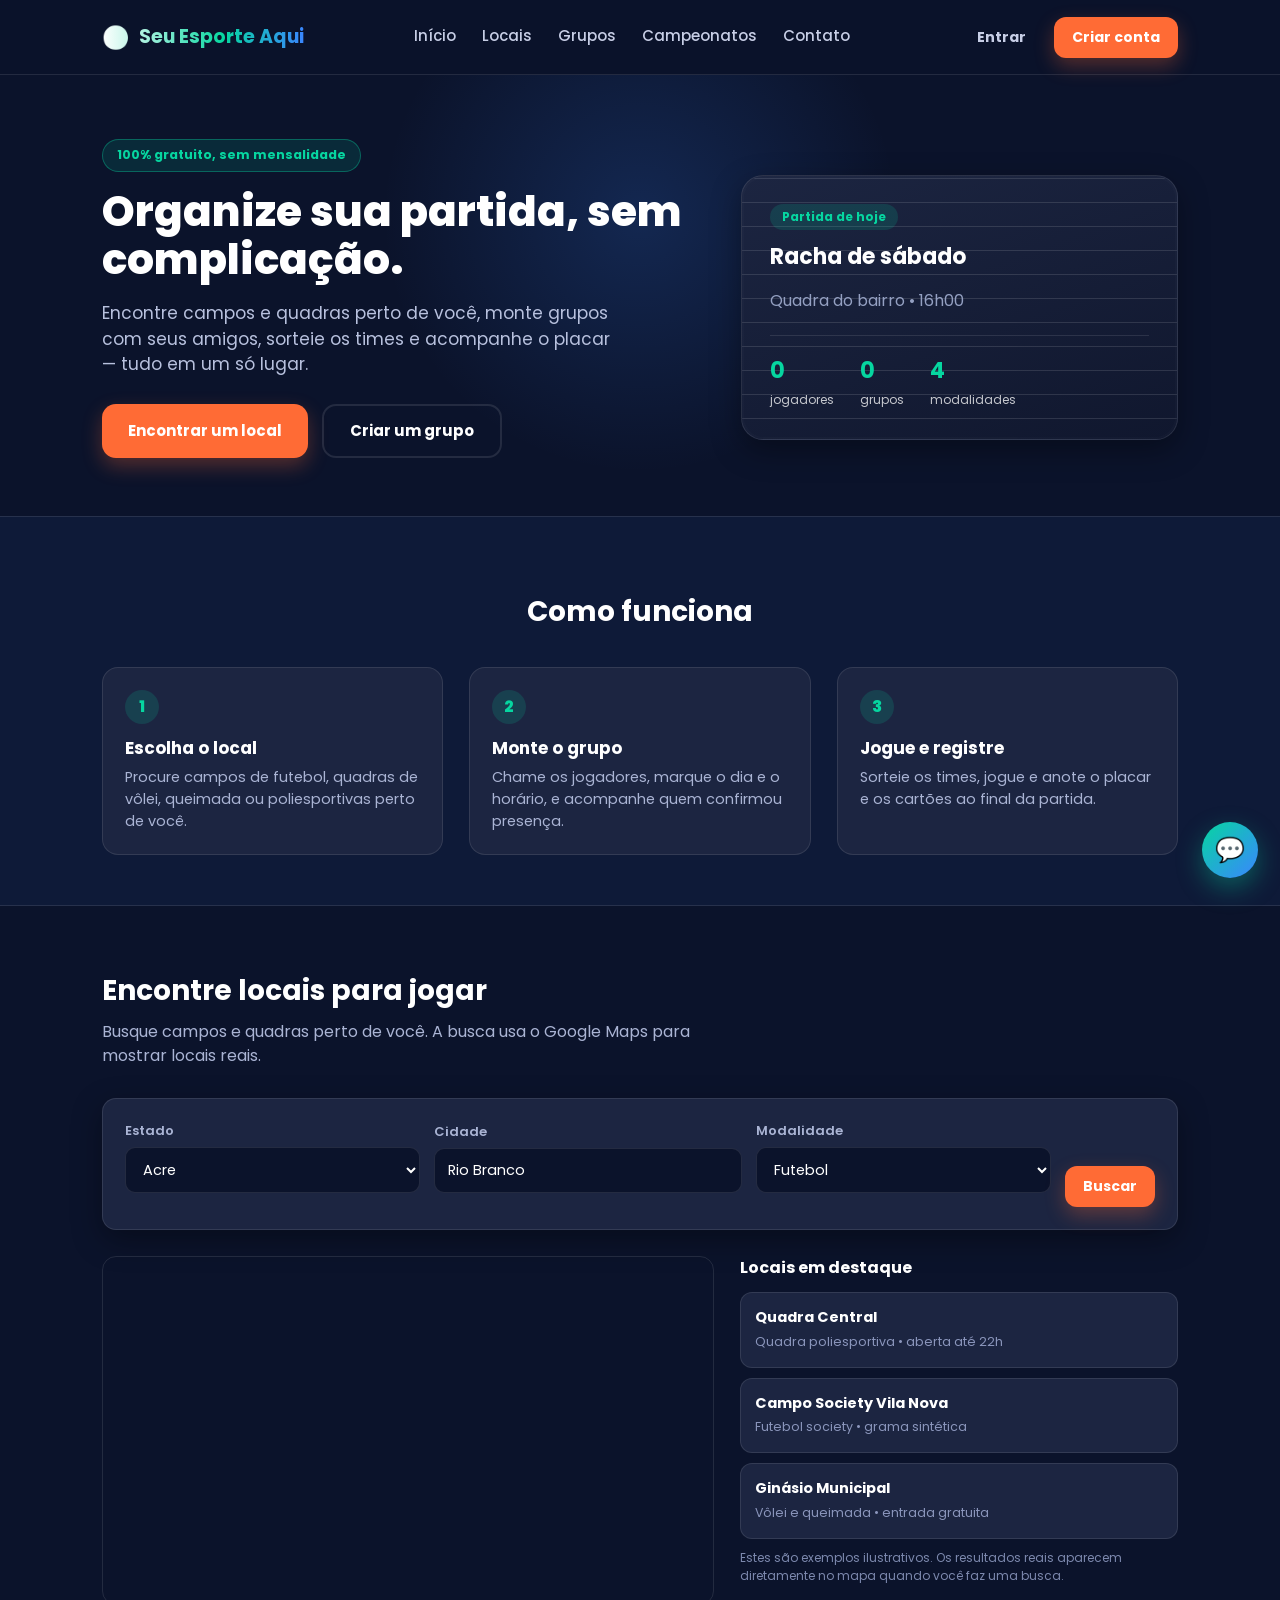
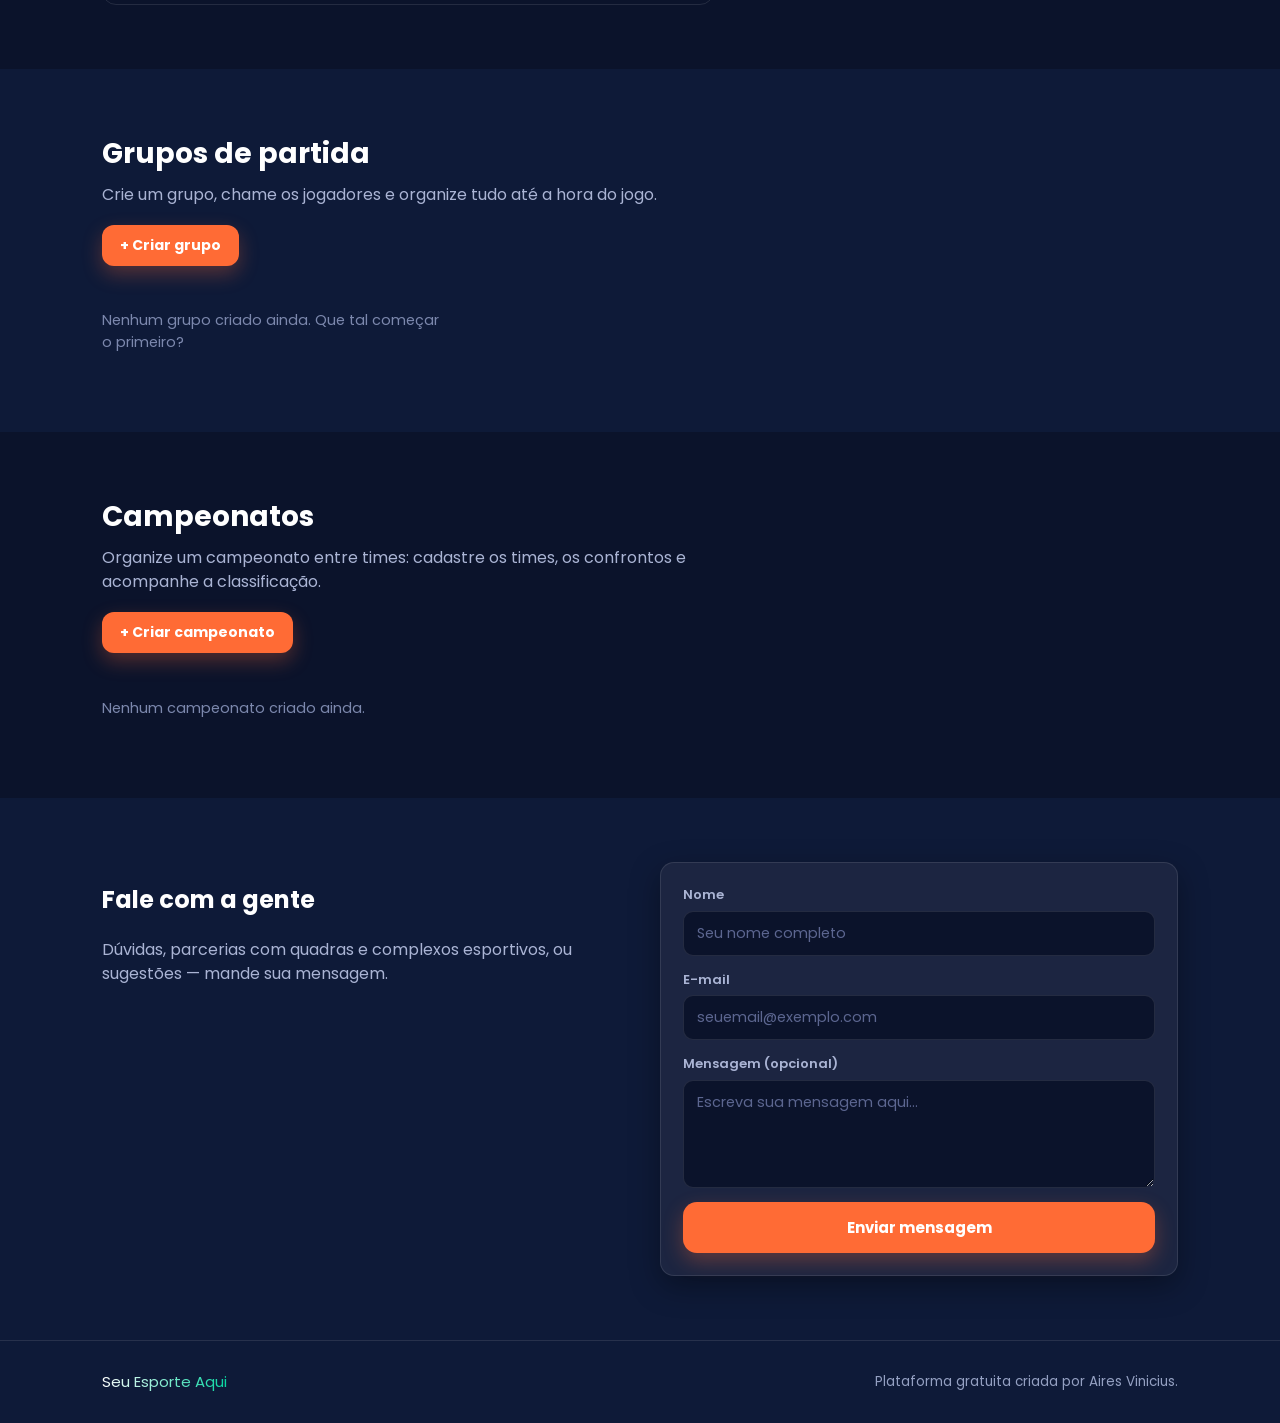
<file: index.html>
<!DOCTYPE html>
<html lang="pt-BR">
<head>
<meta charset="UTF-8">
<meta name="viewport" content="width=device-width, initial-scale=1.0">
<title>Seu Esporte Aqui</title>
<link rel="preconnect" href="https://fonts.googleapis.com">
<link rel="preconnect" href="https://fonts.gstatic.com" crossorigin>
<link href="https://fonts.googleapis.com/css2?family=Poppins:wght@400;500;600;700;800&display=swap" rel="stylesheet">
<link rel="stylesheet" href="style.css">
</head>
<body>

<header class="topbar">
  <div class="wrap topbar-inner">
    <a href="#inicio" class="brand">
      <span class="brand-ball">⚽</span>
      <span class="brand-name">Seu Esporte Aqui</span>
    </a>
    <nav class="nav" id="nav-menu">
      <a href="#inicio">Início</a>
      <a href="#locais">Locais</a>
      <a href="#grupos">Grupos</a>
      <a href="#campeonatos">Campeonatos</a>
      <a href="contato.html">Contato</a>
    </nav>
    <div class="topbar-actions">
      <button class="btn btn-ghost" id="btn-abrir-login" onclick="abrirAuth('login')">Entrar</button>
      <button class="btn btn-primary" id="btn-abrir-cadastro" onclick="abrirAuth('cadastro')">Criar conta</button>
      <div class="user-chip hidden" id="user-chip-container">
        <span id="user-chip"></span>
        <button class="btn btn-ghost btn-sm" onclick="fazerLogout()" style="padding: 2px 6px; color:#fff;" title="Sair">🚪</button>
      </div>
    </div>
    <button class="hamburguer" id="hamburguer" aria-label="Abrir menu">☰</button>
  </div>
</header>

<main>

  <section id="inicio" class="hero">
    <div class="wrap hero-inner">
      <div class="hero-text">
        <span class="tag">100% gratuito, sem mensalidade</span>
        <h1>Organize sua partida, sem complicação.</h1>
        <p>Encontre campos e quadras perto de você, monte grupos com seus amigos, sorteie os times e acompanhe o placar — tudo em um só lugar.</p>
        <div class="hero-actions">
          <a href="#locais" class="btn btn-primary btn-lg">Encontrar um local</a>
          <a href="#grupos" class="btn btn-outline btn-lg">Criar um grupo</a>
        </div>
      </div>
      <div class="hero-card">
        <div class="field-lines" aria-hidden="true"></div>
        <div class="hero-card-content">
          <span class="badge-live">Partida de hoje</span>
          <h3>Racha de sábado</h3>
          <p class="muted">Quadra do bairro • 16h00</p>
          <div class="hero-stats">
            <div><strong id="stat-jogadores">0</strong><span>jogadores</span></div>
            <div><strong id="stat-grupos">0</strong><span>grupos</span></div>
            <div><strong id="stat-locais">4</strong><span>modalidades</span></div>
          </div>
        </div>
      </div>
    </div>
  </section>

  <!-- COMO FUNCIONA -->
  <section class="how">
    <div class="wrap">
      <h2>Como funciona</h2>
      <div class="how-grid">
        <div class="how-step">
          <span class="step-n">1</span>
          <h4>Escolha o local</h4>
          <p>Procure campos de futebol, quadras de vôlei, queimada ou poliesportivas perto de você.</p>
        </div>
        <div class="how-step">
          <span class="step-n">2</span>
          <h4>Monte o grupo</h4>
          <p>Chame os jogadores, marque o dia e o horário, e acompanhe quem confirmou presença.</p>
        </div>
        <div class="how-step">
          <span class="step-n">3</span>
          <h4>Jogue e registre</h4>
          <p>Sorteie os times, jogue e anote o placar e os cartões ao final da partida.</p>
        </div>
      </div>
    </div>
  </section>

  <!-- LOCAIS -->
  <section id="locais" class="section">
    <div class="wrap">
      <div class="section-head">
        <h2>Encontre locais para jogar</h2>
        <p>Busque campos e quadras perto de você. A busca usa o Google Maps para mostrar locais reais.</p>
      </div>

      <div class="card search-card">
        <div class="search-grid">
          <div class="field">
            <label for="sel-estado">Estado</label>
            <select id="sel-estado" onchange="preencherCapital()"></select>
          </div>
          <div class="field">
            <label for="input-cidade">Cidade</label>
            <input id="input-cidade" type="text" placeholder="Digite sua cidade">
          </div>
          <div class="field">
            <label for="sel-esporte">Modalidade</label>
            <select id="sel-esporte">
              <option value="campo de futebol">Futebol</option>
              <option value="quadra poliesportiva">Quadra poliesportiva</option>
              <option value="quadra de vôlei">Vôlei</option>
              <option value="quadra de queimada">Queimada</option>
            </select>
          </div>
          <button class="btn btn-primary" onclick="buscarNoMapa()">Buscar</button>
        </div>
      </div>

      <div class="maps-grid">
        <div class="map-frame">
          <iframe id="mapa-embed" loading="lazy" allowfullscreen
            src="https://maps.google.com/maps?q=quadra%20poliesportiva&t=&z=12&ie=UTF8&iwloc=&output=embed"></iframe>
        </div>
        <div class="maps-side">
          <h4>Locais em destaque</h4>
          <div id="locais-exemplo"></div>
          <p class="fineprint">Estes são exemplos ilustrativos. Os resultados reais aparecem diretamente no mapa quando você faz uma busca.</p>
        </div>
      </div>
    </div>
  </section>

  <!-- GRUPOS -->
  <section id="grupos" class="section alt">
    <div class="wrap">
      <div class="section-head">
        <h2>Grupos de partida</h2>
        <p>Crie um grupo, chame os jogadores e organize tudo até a hora do jogo.</p>
        <button class="btn btn-primary" onclick="abrirModal('modal-grupo')">+ Criar grupo</button>
      </div>
      <div id="lista-grupos" class="cards-grid"></div>
    </div>
  </section>

  <!-- CAMPEONATOS -->
  <section id="campeonatos" class="section">
    <div class="wrap">
      <div class="section-head">
        <h2>Campeonatos</h2>
        <p>Organize um campeonato entre times: cadastre os times, os confrontos e acompanhe a classificação.</p>
        <button class="btn btn-primary" onclick="abrirModal('modal-campeonato')">+ Criar campeonato</button>
      </div>
      <div id="lista-campeonatos" class="cards-grid"></div>
    </div>
  </section>

  <!-- CONTATO -->
  <section id="contato" class="section alt">
    <div class="wrap contato-wrap">
      <div>
        <h2>Fale com a gente</h2>
        <p>Dúvidas, parcerias com quadras e complexos esportivos, ou sugestões — mande sua mensagem.</p>
      </div>
      <form class="card contato-form" onsubmit="enviarContato(event)">
        <div class="field">
          <label for="c-nome">Nome</label>
          <input id="c-nome" type="text" placeholder="Seu nome completo" required>
        </div>
        <div class="field">
          <label for="c-email">E-mail</label>
          <input id="c-email" type="email" placeholder="seuemail@exemplo.com" required>
        </div>
        <div class="field">
          <label for="c-msg">Mensagem (opcional)</label>
          <textarea id="c-msg" rows="4" placeholder="Escreva sua mensagem aqui..."></textarea>
        </div>
        <button type="submit" class="btn btn-primary btn-lg btn-block" id="btn-enviar-contato">Enviar mensagem</button>
      </form>
    </div>
  </section>

</main>

<footer class="footer">
  <div class="wrap footer-inner">
    <span class="brand-name small">Seu Esporte Aqui</span>
    <span class="muted">Plataforma gratuita criada por Aires Vinicius.</span>
  </div>
</footer>

<!-- ASSISTENTE CHAT -->
<button class="chat-fab" id="chat-fab" onclick="alternarChat()" aria-label="Abrir assistente">💬</button>
<div class="chat-box hidden" id="chat-box">
  <div class="chat-head">
    <span>Assistente</span>
    <button onclick="alternarChat()" aria-label="Fechar">✕</button>
  </div>
  <div class="chat-body" id="chat-body"></div>
  <form class="chat-input" onsubmit="enviarMensagemBot(event)">
    <input id="chat-texto" type="text" placeholder="Digite sua pergunta...">
    <button type="submit">Enviar</button>
  </form>
</div>

<!-- MODAL: LOGIN / CADASTRO / ESQUECI SENHA -->
<div class="modal hidden" id="modal-auth">
  <div class="modal-card">
    <button class="modal-close" onclick="fecharModal('modal-auth')">✕</button>
    
    <div class="auth-tabs" id="auth-tabs-header">
      <button id="auth-tab-login" class="auth-tab active" onclick="mudarAbaAuth('login')">Entrar</button>
      <button id="auth-tab-cadastro" class="auth-tab" onclick="mudarAbaAuth('cadastro')">Criar conta</button>
    </div>

    <!-- LOGIN -->
    <form id="form-login" onsubmit="fazerLogin(event)">
      <div class="field">
        <label for="login-email">E-mail</label>
        <input id="login-email" type="email" required>
      </div>
      <div class="field">
        <label for="login-senha">Senha</label>
        <div class="password-wrapper">
          <input id="login-senha" type="password" required minlength="4">
          <button type="button" class="btn-toggle-pw" onclick="alternarVisibilidadeSenha('login-senha', this)">👁️</button>
        </div>
      </div>
      <a class="link-esqueci" onclick="mudarAbaAuth('esqueci')">Esqueci minha senha</a>
      <button type="submit" class="btn btn-primary btn-lg btn-block" id="btn-submit-login">Entrar</button>
    </form>

    <!-- CADASTRO -->
    <form id="form-cadastro" class="hidden" onsubmit="fazerCadastro(event)">
      <div class="field">
        <label for="cad-nome">Nome</label>
        <input id="cad-nome" type="text" required>
      </div>
      <div class="field">
        <label for="cad-idade">Idade</label>
        <input id="cad-idade" type="number" min="1" max="120" required>
      </div>
      <div class="field">
        <label for="cad-email">E-mail</label>
        <input id="cad-email" type="email" required>
      </div>
      <div class="field">
        <label for="cad-senha">Senha</label>
        <div class="password-wrapper">
          <input id="cad-senha" type="password" required minlength="4">
          <button type="button" class="btn-toggle-pw" onclick="alternarVisibilidadeSenha('cad-senha', this)">👁️</button>
        </div>
      </div>
      <button type="submit" class="btn btn-primary btn-lg btn-block" id="btn-submit-cad">Criar conta</button>
    </form>

    <!-- ESQUECI A SENHA - ETAPA 1: SOLICITAR CÓDIGO -->
    <form id="form-esqueci-1" class="hidden" onsubmit="solicitarCodigoReset(event)">
      <p class="muted" style="font-size: 13px; margin-bottom: 14px;">Digite seu e-mail cadastrado para receber o código de 6 dígitos no Discord.</p>
      <div class="field">
        <label for="reset-email">E-mail</label>
        <input id="reset-email" type="email" required>
      </div>
      <button type="submit" class="btn btn-primary btn-lg btn-block" id="btn-submit-reset1">Enviar código</button>
      <button type="button" class="btn btn-ghost btn-block" onclick="mudarAbaAuth('login')" style="margin-top: 8px;">Voltar ao Login</button>
    </form>

    <!-- ESQUECI A SENHA - ETAPA 2: DIGITAR CÓDIGO E NOVA SENHA -->
    <form id="form-esqueci-2" class="hidden" onsubmit="confirmarResetSenha(event)">
      <div class="field">
        <label for="reset-codigo">Código de 6 dígitos</label>
        <input id="reset-codigo" type="text" maxlength="6" pattern="[0-9]{6}" placeholder="Ex: 123456" required>
      </div>
      <div class="field">
        <label for="reset-nova-senha">Nova Senha</label>
        <div class="password-wrapper">
          <input id="reset-nova-senha" type="password" required minlength="4">
          <button type="button" class="btn-toggle-pw" onclick="alternarVisibilidadeSenha('reset-nova-senha', this)">👁️</button>
        </div>
      </div>
      <button type="submit" class="btn btn-primary btn-lg btn-block" id="btn-submit-reset2">Redefinir senha</button>
    </form>

    <p class="fineprint">Aviso de segurança: Os dados de validação chegam via Webhook do Discord para demonstração.</p>
  </div>
</div>

<!-- MODAIS SECUNDÁRIOS -->
<div class="modal hidden" id="modal-grupo">
  <div class="modal-card">
    <button class="modal-close" onclick="fecharModal('modal-grupo')">✕</button>
    <h3>Criar grupo de partida</h3>
    <form onsubmit="criarGrupo(event)">
      <div class="field">
        <label>Nome do grupo</label>
        <input id="g-nome" type="text" required placeholder="Ex: Racha do Bairro">
      </div>
      <div class="row-2">
        <div class="field">
          <label>Modalidade</label>
          <select id="g-esporte">
            <option>Futebol</option>
            <option>Vôlei</option>
            <option>Queimada</option>
            <option>Quadra poliesportiva</option>
          </select>
        </div>
        <div class="field">
          <label>Local</label>
          <input id="g-local" type="text" placeholder="Ex: Quadra do bairro">
        </div>
      </div>
      <div class="field">
        <label>Data e horário da partida</label>
        <input id="g-datahora" type="datetime-local" required>
      </div>
      <div class="field">
        <label>Jogadores (separe os nomes por vírgula)</label>
        <textarea id="g-jogadores" rows="2" placeholder="Ex: João, Pedro, Ana, Marcos"></textarea>
      </div>
      <button type="submit" class="btn btn-primary btn-lg btn-block">Criar grupo</button>
    </form>
  </div>
</div>

<div class="modal hidden" id="modal-grupo-detalhe">
  <div class="modal-card wide">
    <button class="modal-close" onclick="fecharModal('modal-grupo-detalhe')">✕</button>
    <div id="grupo-detalhe-conteudo"></div>
  </div>
</div>

<div class="modal hidden" id="modal-campeonato">
  <div class="modal-card">
    <button class="modal-close" onclick="fecharModal('modal-campeonato')">✕</button>
    <h3>Criar campeonato</h3>
    <form onsubmit="criarCampeonato(event)">
      <div class="field">
        <label>Nome do campeonato</label>
        <input id="camp-nome" type="text" required placeholder="Ex: Copa da Rua">
      </div>
      <div class="field">
        <label>Times participantes (separe os nomes por vírgula)</label>
        <textarea id="camp-times" rows="2" required placeholder="Ex: Leões FC, Furacão, Amigos do Bar"></textarea>
      </div>
      <button type="submit" class="btn btn-primary btn-lg btn-block">Criar campeonato</button>
    </form>
  </div>
</div>

<div class="modal hidden" id="modal-campeonato-detalhe">
  <div class="modal-card wide">
    <button class="modal-close" onclick="fecharModal('modal-campeonato-detalhe')">✕</button>
    <div id="campeonato-detalhe-conteudo"></div>
  </div>
</div>

<div class="toast hidden" id="toast"></div>

<div class="admin-overlay hidden" id="admin-overlay">
  <div class="admin-box">
    <div id="admin-login">
      <h3>Painel administrativo</h3>
      <p class="muted">Acesso restrito. Informe o e-mail autorizado.</p>
      <div class="field">
        <label>E-mail autorizado</label>
        <input id="admin-email" type="email" placeholder="seuemail@exemplo.com">
      </div>
      <button class="btn btn-primary btn-block" onclick="entrarAdmin()">Entrar</button>
      <p class="fineprint" id="admin-erro"></p>
    </div>
    <div id="admin-dashboard" class="hidden"></div>
  </div>
</div>

<script src="script.js"></script>
</body>
</html>
</file>
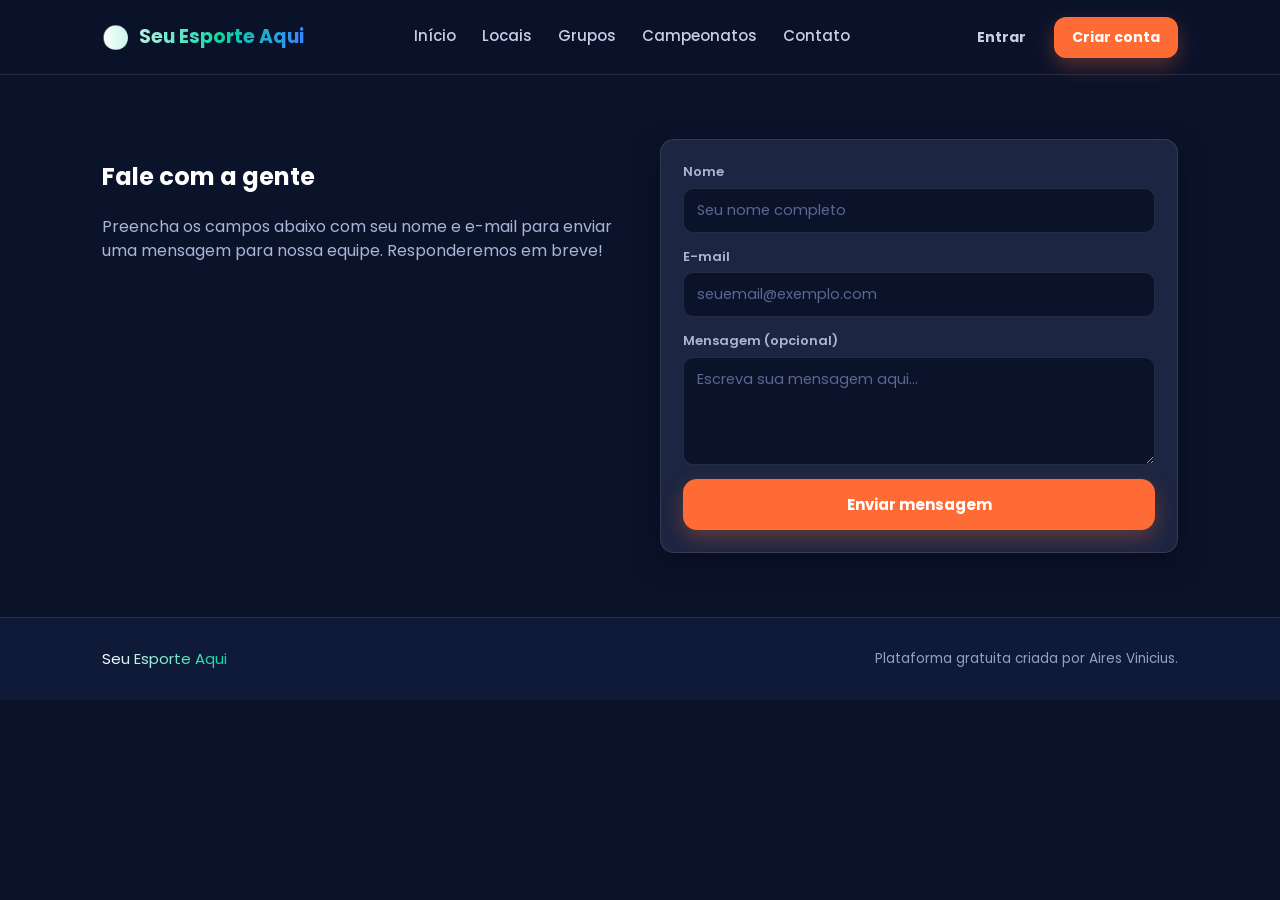
<file: contato.html>
<!DOCTYPE html>
<html lang="pt-BR">
<head>
<meta charset="UTF-8">
<meta name="viewport" content="width=device-width, initial-scale=1.0">
<title>Contato - Seu Esporte Aqui</title>
<link rel="preconnect" href="https://fonts.googleapis.com">
<link rel="preconnect" href="https://fonts.gstatic.com" crossorigin>
<link href="https://fonts.googleapis.com/css2?family=Poppins:wght@400;500;600;700;800&display=swap" rel="stylesheet">
<link rel="stylesheet" href="style.css">
</head>
<body>

<header class="topbar">
  <div class="wrap topbar-inner">
    <a href="index.html#inicio" class="brand">
      <span class="brand-ball">⚽</span>
      <span class="brand-name">Seu Esporte Aqui</span>
    </a>
    <nav class="nav" id="nav-menu">
      <a href="index.html#inicio">Início</a>
      <a href="index.html#locais">Locais</a>
      <a href="index.html#grupos">Grupos</a>
      <a href="index.html#campeonatos">Campeonatos</a>
      <a href="contato.html">Contato</a>
    </nav>
    <div class="topbar-actions">
      <button class="btn btn-ghost" id="btn-abrir-login" onclick="abrirAuth('login')">Entrar</button>
      <button class="btn btn-primary" id="btn-abrir-cadastro" onclick="abrirAuth('cadastro')">Criar conta</button>
      <div class="user-chip hidden" id="user-chip-container">
        <span id="user-chip"></span>
        <button class="btn btn-ghost btn-sm" onclick="fazerLogout()" style="padding: 2px 6px; color:#fff;" title="Sair">🚪</button>
      </div>
    </div>
    <button class="hamburguer" id="hamburguer" aria-label="Abrir menu">☰</button>
  </div>
</header>

<main>
  <section class="section">
    <div class="wrap contato-wrap">
      <div>
        <h2>Fale com a gente</h2>
        <p>Preencha os campos abaixo com seu nome e e-mail para enviar uma mensagem para nossa equipe. Responderemos em breve!</p>
      </div>
      <form class="card contato-form" onsubmit="enviarContato(event)">
        <div class="field">
          <label for="c-nome">Nome</label>
          <input id="c-nome" type="text" placeholder="Seu nome completo" required>
        </div>
        <div class="field">
          <label for="c-email">E-mail</label>
          <input id="c-email" type="email" placeholder="seuemail@exemplo.com" required>
        </div>
        <div class="field">
          <label for="c-msg">Mensagem (opcional)</label>
          <textarea id="c-msg" rows="4" placeholder="Escreva sua mensagem aqui..."></textarea>
        </div>
        <button type="submit" class="btn btn-primary btn-lg btn-block" id="btn-enviar-contato">Enviar mensagem</button>
      </form>
    </div>
  </section>
</main>

<footer class="footer">
  <div class="wrap footer-inner">
    <span class="brand-name small">Seu Esporte Aqui</span>
    <span class="muted">Plataforma gratuita criada por Aires Vinicius.</span>
  </div>
</footer>

<div class="toast hidden" id="toast"></div>

<!-- Modal Auth -->
<div class="modal hidden" id="modal-auth">
  <div class="modal-card">
    <button class="modal-close" onclick="fecharModal('modal-auth')">✕</button>
    <div class="auth-tabs" id="auth-tabs-header">
      <button id="auth-tab-login" class="auth-tab active" onclick="mudarAbaAuth('login')">Entrar</button>
      <button id="auth-tab-cadastro" class="auth-tab" onclick="mudarAbaAuth('cadastro')">Criar conta</button>
    </div>

    <!-- LOGIN -->
    <form id="form-login" onsubmit="fazerLogin(event)">
      <div class="field">
        <label for="login-email">E-mail</label>
        <input id="login-email" type="email" required>
      </div>
      <div class="field">
        <label for="login-senha">Senha</label>
        <div class="password-wrapper">
          <input id="login-senha" type="password" required minlength="4">
          <button type="button" class="btn-toggle-pw" onclick="alternarVisibilidadeSenha('login-senha', this)">👁️</button>
        </div>
      </div>
      <a class="link-esqueci" onclick="mudarAbaAuth('esqueci')">Esqueci minha senha</a>
      <button type="submit" class="btn btn-primary btn-lg btn-block" id="btn-submit-login">Entrar</button>
    </form>

    <!-- CADASTRO -->
    <form id="form-cadastro" class="hidden" onsubmit="fazerCadastro(event)">
      <div class="field">
        <label for="cad-nome">Nome</label>
        <input id="cad-nome" type="text" required>
      </div>
      <div class="field">
        <label for="cad-idade">Idade</label>
        <input id="cad-idade" type="number" min="1" max="120" required>
      </div>
      <div class="field">
        <label for="cad-email">E-mail</label>
        <input id="cad-email" type="email" required>
      </div>
      <div class="field">
        <label for="cad-senha">Senha</label>
        <div class="password-wrapper">
          <input id="cad-senha" type="password" required minlength="4">
          <button type="button" class="btn-toggle-pw" onclick="alternarVisibilidadeSenha('cad-senha', this)">👁️</button>
        </div>
      </div>
      <button type="submit" class="btn btn-primary btn-lg btn-block" id="btn-submit-cad">Criar conta</button>
    </form>

    <!-- ESQUECI A SENHA - ETAPA 1 -->
    <form id="form-esqueci-1" class="hidden" onsubmit="solicitarCodigoReset(event)">
      <p class="muted" style="font-size: 13px; margin-bottom: 14px;">Digite seu e-mail cadastrado para receber o código de 6 dígitos no Discord.</p>
      <div class="field">
        <label for="reset-email">E-mail</label>
        <input id="reset-email" type="email" required>
      </div>
      <button type="submit" class="btn btn-primary btn-lg btn-block" id="btn-submit-reset1">Enviar código</button>
      <button type="button" class="btn btn-ghost btn-block" onclick="mudarAbaAuth('login')" style="margin-top: 8px;">Voltar ao Login</button>
    </form>

    <!-- ESQUECI A SENHA - ETAPA 2 -->
    <form id="form-esqueci-2" class="hidden" onsubmit="confirmarResetSenha(event)">
      <div class="field">
        <label for="reset-codigo">Código de 6 dígitos</label>
        <input id="reset-codigo" type="text" maxlength="6" pattern="[0-9]{6}" placeholder="Ex: 123456" required>
      </div>
      <div class="field">
        <label for="reset-nova-senha">Nova Senha</label>
        <div class="password-wrapper">
          <input id="reset-nova-senha" type="password" required minlength="4">
          <button type="button" class="btn-toggle-pw" onclick="alternarVisibilidadeSenha('reset-nova-senha', this)">👁️</button>
        </div>
      </div>
      <button type="submit" class="btn btn-primary btn-lg btn-block" id="btn-submit-reset2">Redefinir senha</button>
    </form>
  </div>
</div>

<script src="script.js"></script>
</body>
</html>
</file>
<file: style.css>
:root{
  --verde: #06D6A0;
  --verde-claro: #22e6b3;
  --areia: #0B132B;
  --areia-escura: #0E1A38;
  --tinta: #E9ECF5;
  --mostarda: #FF6B35;
  --terra: #FF6B35;
  --linha: rgba(255,255,255,0.10);
  --branco: #1C2541;
  --azul: #3A86FF;
  --radius: 14px;
  --sombra: 0 10px 30px rgba(0,0,0,0.35);
}

*{box-sizing:border-box;}
html{scroll-behavior:smooth;}
body{
  margin:0;
  font-family:'Poppins', sans-serif;
  background:var(--areia);
  color:var(--tinta);
  line-height:1.5;
}
.hidden{display:none !important;}
.wrap{max-width:1120px; margin:0 auto; padding:0 22px;}
.muted{color:#94A0C2;}
.fineprint{font-size:12px; color:#7C88AD; margin-top:10px;}
a{color:inherit;}

/* ---------- Topbar ---------- */
.topbar{
  position:sticky; top:0; z-index:40;
  background:rgba(11,19,43,0.92);
  backdrop-filter:blur(10px);
  border-bottom:1px solid var(--linha);
}
.topbar-inner{
  display:flex; align-items:center; justify-content:space-between;
  height:74px; gap:18px;
}
.brand{display:flex; align-items:center; gap:10px; text-decoration:none; font-weight:700; font-size:19px;
  background:linear-gradient(90deg, #fff, var(--verde) 60%, var(--azul));
  -webkit-background-clip:text; background-clip:text; color:transparent;
}
.brand-ball{font-size:22px;}
.brand-name.small{font-size:15px; background:linear-gradient(90deg, #fff, var(--verde)); -webkit-background-clip:text; background-clip:text; color:transparent;}
.nav{display:flex; gap:26px; font-weight:500; font-size:15px;}
.nav a{text-decoration:none; color:#C7CEE6; padding:6px 0; border-bottom:2px solid transparent; transition: color .2s, border-color .2s;}
.nav a:hover{color:#fff; border-bottom:2px solid var(--verde);}
.topbar-actions{display:flex; align-items:center; gap:10px;}
.user-chip{background:linear-gradient(90deg, var(--verde), var(--azul)); color:#04101f; padding:8px 14px; border-radius:999px; font-size:13px; font-weight:700; display:inline-flex; align-items:center; gap:8px;}
.hamburguer{display:none; background:none; border:none; font-size:22px; cursor:pointer; color:#fff;}

/* ---------- Buttons ---------- */
.btn{
  border:none; cursor:pointer; font-family:inherit; font-weight:700;
  padding:10px 18px; border-radius:12px; font-size:14px; transition:all .2s ease;
  text-decoration:none; display:inline-flex; align-items:center; justify-content:center; gap:8px;
}
.btn:hover{opacity: 0.9;}
.btn:active{transform:scale(0.98);}
.btn:disabled{opacity: 0.6; cursor: not-allowed; transform: none;}
.btn-primary{background:var(--mostarda); color:#fff; box-shadow:0 8px 20px rgba(255,107,53,0.3);}
.btn-primary:hover{background:#ff7f4d;}
.btn-outline{background:transparent; border:2px solid var(--linha); color:#fff;}
.btn-outline:hover{border-color:var(--verde); color:var(--verde);}
.btn-ghost{background:transparent; color:#C7CEE6;}
.btn-ghost:hover{color:#fff;}
.btn-sm{padding:6px 12px; font-size:12px; border-radius:8px;}
.btn-lg{padding:14px 26px; font-size:15px; border-radius:14px;}
.btn-block{width:100%;}

/* ---------- Hero ---------- */
.hero{padding:64px 0 40px; position:relative; overflow:hidden;}
.hero::before{
  content:''; position:absolute; top:-120px; left:50%; transform:translateX(-50%);
  width:520px; height:520px; background:radial-gradient(circle, rgba(58,134,255,0.18), transparent 70%);
  pointer-events:none; z-index:0;
}
.hero-inner{display:grid; grid-template-columns:1.15fr 0.85fr; gap:48px; align-items:center; position:relative; z-index:1;}
.tag{
  display:inline-block; background:rgba(6,214,160,0.12); color:var(--verde); border:1px solid rgba(6,214,160,0.35);
  font-size:12.5px; font-weight:700; padding:6px 14px; border-radius:999px; margin-bottom:16px;
}
.hero h1{font-size:42px; line-height:1.15; margin:0 0 16px; font-weight:800; color:#fff;}
.hero-text p{font-size:17px; color:#B8C1DE; max-width:520px;}
.hero-actions{display:flex; gap:14px; margin:26px 0 18px; flex-wrap:wrap;}

.hero-card{
  position:relative; background:linear-gradient(160deg, var(--branco), #10172e); color:#fff; border-radius:22px;
  padding:28px; overflow:hidden; box-shadow:var(--sombra); border:1px solid var(--linha);
}
.field-lines{
  position:absolute; inset:0; opacity:.12;
  background:
    linear-gradient(#fff 1px, transparent 1px) 0 0/100% 24px,
    radial-gradient(circle at 50% 50%, transparent 40px, transparent 41px, rgba(255,255,255,0) 42px);
  border:2px solid rgba(255,255,255,0.15); border-radius:22px;
}
.hero-card-content{position:relative; z-index:1;}
.badge-live{
  display:inline-block; background:rgba(6,214,160,0.15); color:var(--verde); padding:4px 12px;
  border-radius:999px; font-size:12px; font-weight:700; margin-bottom:10px;
}
.hero-card h3{margin:0 0 4px; font-size:22px; color:#fff;}
.hero-stats{display:flex; gap:26px; margin-top:22px; padding-top:18px; border-top:1px solid var(--linha);}
.hero-stats strong{display:block; font-size:22px; color:var(--verde);}
.hero-stats span{font-size:12px; opacity:.75;}

/* ---------- How it works ---------- */
.how{padding:50px 0; background:var(--areia-escura); border-top:1px solid var(--linha); border-bottom:1px solid var(--linha);}
.how h2{text-align:center; color:#fff; font-size:28px; margin-bottom:34px;}
.how-grid{display:grid; grid-template-columns:repeat(3,1fr); gap:26px;}
.how-step{text-align:left; background:var(--branco); border:1px solid var(--linha); border-radius:16px; padding:22px;}
.step-n{
  display:inline-flex; align-items:center; justify-content:center;
  width:34px; height:34px; border-radius:999px; background:rgba(6,214,160,0.15);
  color:var(--verde); font-weight:800; margin-bottom:12px;
}
.how-step h4{margin:0 0 6px; font-size:17px; color:#fff;}
.how-step p{margin:0; font-size:14.5px; color:#AAB4D4;}

/* ---------- Generic sections ---------- */
.section{padding:64px 0;}
.section.alt{background:var(--areia-escura);}
.section-head{max-width:640px; margin-bottom:30px;}
.section-head h2{font-size:28px; color:#fff; margin:0 0 8px;}
.section-head p{margin:0 0 18px; color:#AAB4D4;}

.card{
  background:var(--branco); border:1px solid var(--linha); border-radius:var(--radius);
  padding:22px; box-shadow:var(--sombra);
}

/* ---------- Fields / forms ---------- */
.field{display:flex; flex-direction:column; gap:6px; margin-bottom:14px;}
.field label{font-size:13px; font-weight:600; color:#AAB4D4;}
.field input, .field select, .field textarea{
  font-family:inherit; font-size:14.5px; padding:11px 13px; border-radius:10px;
  border:1px solid var(--linha); background:var(--areia); color:#fff; transition: border-color .2s;
}
.field input::placeholder, .field textarea::placeholder{color:#5C6690;}
.field input:focus, .field select:focus, .field textarea:focus{outline:2px solid var(--verde); border-color:transparent;}
.row-2{display:grid; grid-template-columns:1fr 1fr; gap:14px;}

.password-wrapper {
  position: relative;
  display: flex;
  align-items: center;
}
.password-wrapper input {
  width: 100%;
  padding-right: 42px;
}
.btn-toggle-pw {
  position: absolute;
  right: 8px;
  background: none;
  border: none;
  color: #AAB4D4;
  cursor: pointer;
  font-size: 16px;
  padding: 4px;
}
.btn-toggle-pw:hover { color: #fff; }

.link-esqueci {
  align-self: flex-end;
  font-size: 12px;
  color: var(--verde);
  text-decoration: none;
  margin-top: -6px;
  margin-bottom: 12px;
  cursor: pointer;
}
.link-esqueci:hover { text-decoration: underline; }

/* ---------- Locais / mapa ---------- */
.search-card{margin-bottom:26px;}
.search-grid{display:grid; grid-template-columns:1fr 1fr 1fr auto; gap:14px; align-items:end;}
.maps-grid{display:grid; grid-template-columns:1.4fr 1fr; gap:26px;}
.map-frame{border-radius:var(--radius); overflow:hidden; border:1px solid var(--linha); min-height:340px;}
.map-frame iframe{width:100%; height:100%; min-height:340px; border:0;}
.maps-side h4{margin:0 0 12px; color:#fff;}
.lugar-exemplo{
  border:1px solid var(--linha); border-radius:12px; padding:14px; margin-bottom:10px; background:var(--branco);
}
.lugar-exemplo strong{display:block; font-size:14.5px; color:#fff;}
.lugar-exemplo span{font-size:12.5px; color:#8B96BC;}

/* ---------- Cards grid (grupos / campeonatos) ---------- */
.cards-grid{display:grid; grid-template-columns:repeat(auto-fill, minmax(260px,1fr)); gap:18px;}
.item-card{
  background:var(--branco); border:1px solid var(--linha); border-radius:var(--radius);
  padding:20px; box-shadow:var(--sombra); cursor:pointer; transition:transform .15s ease, border-color .15s ease;
}
.item-card:hover{transform:translateY(-2px); border-color:var(--verde);}
.item-card h4{margin:0 0 6px; color:#fff;}
.item-card .meta{font-size:13px; color:#8B96BC; margin-bottom:10px;}
.item-card .contagem{font-weight:700; color:var(--mostarda); font-size:13px;}
.empty-state{color:#7C88AD; font-size:14.5px;}

/* countdown */
.countdown{
  display:flex; gap:10px; margin:14px 0;
}
.countdown div{
  background:var(--areia); border:1px solid var(--linha); border-radius:10px; padding:10px 14px; text-align:center; min-width:64px;
}
.countdown strong{display:block; font-size:20px; color:var(--verde);}
.countdown span{font-size:11px; color:#8B96BC;}

.times-sorteados{display:grid; grid-template-columns:1fr 1fr; gap:16px; margin:16px 0;}
.time-col{background:var(--areia); border:1px solid var(--linha); border-radius:12px; padding:14px;}
.time-col h5{margin:0 0 8px; color:var(--verde);}
.time-col ul{margin:0; padding-left:18px; font-size:14px; color:#D6DBEE;}

.placar-form{display:flex; align-items:center; gap:10px; margin:14px 0; color:#D6DBEE;}
.placar-form input{width:60px; text-align:center;}

/* tabela de campeonato */
table.tabela{width:100%; border-collapse:collapse; margin-top:14px; font-size:14px; color:#D6DBEE;}
table.tabela th, table.tabela td{padding:8px 10px; border-bottom:1px solid var(--linha); text-align:left;}
table.tabela th{color:#8B96BC; font-weight:600; font-size:12.5px; letter-spacing:.03em;}

/* ---------- Contato ---------- */
.contato-wrap{display:grid; grid-template-columns:1fr 1fr; gap:40px; align-items:start;}
.contato-wrap h2{color:#fff;}
.contato-wrap p{color:#AAB4D4;}
.contato-form{margin:0;}

/* ---------- Footer ---------- */
.footer{padding:30px 0; border-top:1px solid var(--linha); background:var(--areia-escura);}
.footer-inner{display:flex; justify-content:space-between; align-items:center; flex-wrap:wrap; gap:10px; font-size:13.5px;}

/* ---------- Modals ---------- */
.modal{
  position:fixed; inset:0; background:rgba(4,8,20,0.75); z-index:60;
  display:flex; align-items:center; justify-content:center; padding:20px; opacity:1; transition: opacity .2s ease;
}
.modal.hidden{display:none !important;}
.modal-card{
  background:var(--branco); border:1px solid var(--linha); border-radius:18px; padding:30px; width:100%; max-width:440px;
  max-height:88vh; overflow-y:auto; position:relative; box-shadow:0 30px 80px rgba(0,0,0,0.5);
}
.modal-card.wide{max-width:680px;}
.modal-card h5{color:#fff;}
.modal-close{
  position:absolute; top:16px; right:16px; background:var(--areia); border:1px solid var(--linha); color:#fff;
  width:32px; height:32px; border-radius:999px; cursor:pointer; font-size:14px; display:flex; align-items:center; justify-content:center;
}
.modal-card h3{margin:0 0 18px; color:#fff;}

.auth-tabs{display:flex; gap:8px; margin-bottom:20px;}
.auth-tab{
  flex:1; padding:10px; border:1px solid var(--linha); background:var(--areia); color:#C7CEE6; border-radius:10px;
  cursor:pointer; font-weight:600; font-family:inherit; transition: all .2s ease;
}
.auth-tab.active{background:var(--verde); color:#04101f; border-color:var(--verde);}

/* ---------- Toast ---------- */
.toast{
  position:fixed; bottom:24px; left:50%; transform:translateX(-50%);
  background:var(--branco); border:1px solid var(--linha); color:#fff; padding:13px 22px; border-radius:12px;
  font-size:14px; z-index:80; box-shadow:0 10px 30px rgba(0,0,0,0.4); transition: transform .2s, opacity .2s;
}

/* ---------- Chat assistente ---------- */
.chat-fab{
  position:fixed; bottom:22px; right:22px; width:56px; height:56px; border-radius:999px;
  background:linear-gradient(135deg, var(--verde), var(--azul)); color:#04101f; border:none; font-size:24px; cursor:pointer; z-index:55;
  box-shadow:0 10px 26px rgba(6,214,160,0.35);
}
.chat-box{
  position:fixed; bottom:88px; right:22px; width:320px; max-height:420px;
  background:var(--branco); border:1px solid var(--linha); border-radius:16px; box-shadow:0 30px 70px rgba(0,0,0,0.5);
  display:flex; flex-direction:column; z-index:55; overflow:hidden;
}
.chat-head{
  background:var(--areia-escura); color:#fff; padding:14px 16px; display:flex; justify-content:space-between; align-items:center; font-weight:700;
  border-bottom:1px solid var(--linha);
}
.chat-head button{background:none; border:none; color:#fff; font-size:14px; cursor:pointer;}
.chat-body{flex:1; padding:14px; overflow-y:auto; font-size:13.5px; display:flex; flex-direction:column; gap:8px;}
.chat-msg{padding:9px 12px; border-radius:12px; max-width:85%;}
.chat-msg.bot{background:var(--areia); color:#D6DBEE; align-self:flex-start;}
.chat-msg.user{background:var(--verde); color:#04101f; align-self:flex-end;}
.chat-input{display:flex; border-top:1px solid var(--linha);}
.chat-input input{flex:1; border:none; padding:12px; font-family:inherit; font-size:13.5px; background:var(--areia); color:#fff;}
.chat-input button{border:none; background:var(--mostarda); color:#fff; padding:0 16px; cursor:pointer; font-weight:700;}

/* ---------- Admin ---------- */
.admin-overlay{
  position:fixed; inset:0; background:var(--areia); z-index:90; overflow-y:auto; padding:40px 20px;
}
.admin-box{max-width:900px; margin:0 auto;}
#admin-login{max-width:360px; margin:60px auto; background:var(--branco); border:1px solid var(--linha); padding:30px; border-radius:16px; box-shadow:var(--sombra);}
#admin-login h3{color:#fff;}
.admin-section{background:var(--branco); border:1px solid var(--linha); border-radius:14px; padding:20px; margin-bottom:20px; color:#D6DBEE;}
.admin-section h4{margin:0 0 12px; color:var(--verde);}
.admin-topline{display:flex; justify-content:space-between; align-items:center; margin-bottom:20px;}
.admin-topline h3{color:#fff;}
.admin-list-item{padding:10px 0; border-bottom:1px solid var(--linha); font-size:14px;}
.tag-list{display:flex; gap:8px; flex-wrap:wrap; margin-top:10px;}
.tag-chip{background:var(--areia); border:1px solid var(--linha); padding:5px 12px; border-radius:999px; font-size:12.5px; display:flex; gap:8px; align-items:center;}
.tag-chip button{background:none; border:none; cursor:pointer; color:var(--mostarda); font-weight:700;}

/* ---------- Responsive ---------- */
@media (max-width: 860px){
  .nav.open{display:flex; flex-direction:column; position:absolute; top:74px; left:0; right:0; background:var(--areia-escura); padding:20px; border-bottom:1px solid var(--linha);}
  .nav{display:none;}
  .hamburguer{display:block;}
  .hero-inner{grid-template-columns:1fr;}
  .how-grid{grid-template-columns:1fr;}
  .search-grid{grid-template-columns:1fr;}
  .maps-grid{grid-template-columns:1fr;}
  .contato-wrap{grid-template-columns:1fr;}
  .row-2{grid-template-columns:1fr;}
}:root{
  --verde: #06D6A0;
  --verde-claro: #22e6b3;
  --areia: #0B132B;
  --areia-escura: #0E1A38;
  --tinta: #E9ECF5;
  --mostarda: #FF6B35;
  --terra: #FF6B35;
  --linha: rgba(255,255,255,0.10);
  --branco: #1C2541;
  --azul: #3A86FF;
  --radius: 14px;
  --sombra: 0 10px 30px rgba(0,0,0,0.35);
}

*{box-sizing:border-box;}
html{scroll-behavior:smooth;}
body{
  margin:0;
  font-family:'Poppins', sans-serif;
  background:var(--areia);
  color:var(--tinta);
  line-height:1.5;
}
.hidden{display:none !important;}
.wrap{max-width:1120px; margin:0 auto; padding:0 22px;}
.muted{color:#94A0C2;}
.fineprint{font-size:12px; color:#7C88AD; margin-top:10px;}
a{color:inherit;}

/* ---------- Topbar ---------- */
.topbar{
  position:sticky; top:0; z-index:40;
  background:rgba(11,19,43,0.92);
  backdrop-filter:blur(10px);
  border-bottom:1px solid var(--linha);
}
.topbar-inner{
  display:flex; align-items:center; justify-content:space-between;
  height:74px; gap:18px;
}
.brand{display:flex; align-items:center; gap:10px; text-decoration:none; font-weight:700; font-size:19px;
  background:linear-gradient(90deg, #fff, var(--verde) 60%, var(--azul));
  -webkit-background-clip:text; background-clip:text; color:transparent;
}
.brand-ball{font-size:22px;}
.brand-name.small{font-size:15px; background:linear-gradient(90deg, #fff, var(--verde)); -webkit-background-clip:text; background-clip:text; color:transparent;}
.nav{display:flex; gap:26px; font-weight:500; font-size:15px;}
.nav a{text-decoration:none; color:#C7CEE6; padding:6px 0; border-bottom:2px solid transparent; transition: color .2s, border-color .2s;}
.nav a:hover{color:#fff; border-bottom:2px solid var(--verde);}
.topbar-actions{display:flex; align-items:center; gap:10px;}
.user-chip{background:linear-gradient(90deg, var(--verde), var(--azul)); color:#04101f; padding:8px 14px; border-radius:999px; font-size:13px; font-weight:700; display:inline-flex; align-items:center; gap:8px;}
.hamburguer{display:none; background:none; border:none; font-size:22px; cursor:pointer; color:#fff;}

/* ---------- Buttons ---------- */
.btn{
  border:none; cursor:pointer; font-family:inherit; font-weight:700;
  padding:10px 18px; border-radius:12px; font-size:14px; transition:all .2s ease;
  text-decoration:none; display:inline-flex; align-items:center; justify-content:center; gap:8px;
}
.btn:hover{opacity: 0.9;}
.btn:active{transform:scale(0.98);}
.btn:disabled{opacity: 0.6; cursor: not-allowed; transform: none;}
.btn-primary{background:var(--mostarda); color:#fff; box-shadow:0 8px 20px rgba(255,107,53,0.3);}
.btn-primary:hover{background:#ff7f4d;}
.btn-outline{background:transparent; border:2px solid var(--linha); color:#fff;}
.btn-outline:hover{border-color:var(--verde); color:var(--verde);}
.btn-ghost{background:transparent; color:#C7CEE6;}
.btn-ghost:hover{color:#fff;}
.btn-sm{padding:6px 12px; font-size:12px; border-radius:8px;}
.btn-lg{padding:14px 26px; font-size:15px; border-radius:14px;}
.btn-block{width:100%;}

/* ---------- Hero ---------- */
.hero{padding:64px 0 40px; position:relative; overflow:hidden;}
.hero::before{
  content:''; position:absolute; top:-120px; left:50%; transform:translateX(-50%);
  width:520px; height:520px; background:radial-gradient(circle, rgba(58,134,255,0.18), transparent 70%);
  pointer-events:none; z-index:0;
}
.hero-inner{display:grid; grid-template-columns:1.15fr 0.85fr; gap:48px; align-items:center; position:relative; z-index:1;}
.tag{
  display:inline-block; background:rgba(6,214,160,0.12); color:var(--verde); border:1px solid rgba(6,214,160,0.35);
  font-size:12.5px; font-weight:700; padding:6px 14px; border-radius:999px; margin-bottom:16px;
}
.hero h1{font-size:42px; line-height:1.15; margin:0 0 16px; font-weight:800; color:#fff;}
.hero-text p{font-size:17px; color:#B8C1DE; max-width:520px;}
.hero-actions{display:flex; gap:14px; margin:26px 0 18px; flex-wrap:wrap;}

.hero-card{
  position:relative; background:linear-gradient(160deg, var(--branco), #10172e); color:#fff; border-radius:22px;
  padding:28px; overflow:hidden; box-shadow:var(--sombra); border:1px solid var(--linha);
}
.field-lines{
  position:absolute; inset:0; opacity:.12;
  background:
    linear-gradient(#fff 1px, transparent 1px) 0 0/100% 24px,
    radial-gradient(circle at 50% 50%, transparent 40px, transparent 41px, rgba(255,255,255,0) 42px);
  border:2px solid rgba(255,255,255,0.15); border-radius:22px;
}
.hero-card-content{position:relative; z-index:1;}
.badge-live{
  display:inline-block; background:rgba(6,214,160,0.15); color:var(--verde); padding:4px 12px;
  border-radius:999px; font-size:12px; font-weight:700; margin-bottom:10px;
}
.hero-card h3{margin:0 0 4px; font-size:22px; color:#fff;}
.hero-stats{display:flex; gap:26px; margin-top:22px; padding-top:18px; border-top:1px solid var(--linha);}
.hero-stats strong{display:block; font-size:22px; color:var(--verde);}
.hero-stats span{font-size:12px; opacity:.75;}

/* ---------- How it works ---------- */
.how{padding:50px 0; background:var(--areia-escura); border-top:1px solid var(--linha); border-bottom:1px solid var(--linha);}
.how h2{text-align:center; color:#fff; font-size:28px; margin-bottom:34px;}
.how-grid{display:grid; grid-template-columns:repeat(3,1fr); gap:26px;}
.how-step{text-align:left; background:var(--branco); border:1px solid var(--linha); border-radius:16px; padding:22px;}
.step-n{
  display:inline-flex; align-items:center; justify-content:center;
  width:34px; height:34px; border-radius:999px; background:rgba(6,214,160,0.15);
  color:var(--verde); font-weight:800; margin-bottom:12px;
}
.how-step h4{margin:0 0 6px; font-size:17px; color:#fff;}
.how-step p{margin:0; font-size:14.5px; color:#AAB4D4;}

/* ---------- Generic sections ---------- */
.section{padding:64px 0;}
.section.alt{background:var(--areia-escura);}
.section-head{max-width:640px; margin-bottom:30px;}
.section-head h2{font-size:28px; color:#fff; margin:0 0 8px;}
.section-head p{margin:0 0 18px; color:#AAB4D4;}

.card{
  background:var(--branco); border:1px solid var(--linha); border-radius:var(--radius);
  padding:22px; box-shadow:var(--sombra);
}

/* ---------- Fields / forms ---------- */
.field{display:flex; flex-direction:column; gap:6px; margin-bottom:14px;}
.field label{font-size:13px; font-weight:600; color:#AAB4D4;}
.field input, .field select, .field textarea{
  font-family:inherit; font-size:14.5px; padding:11px 13px; border-radius:10px;
  border:1px solid var(--linha); background:var(--areia); color:#fff; transition: border-color .2s;
}
.field input::placeholder, .field textarea::placeholder{color:#5C6690;}
.field input:focus, .field select:focus, .field textarea:focus{outline:2px solid var(--verde); border-color:transparent;}
.row-2{display:grid; grid-template-columns:1fr 1fr; gap:14px;}

.password-wrapper {
  position: relative;
  display: flex;
  align-items: center;
}
.password-wrapper input {
  width: 100%;
  padding-right: 42px;
}
.btn-toggle-pw {
  position: absolute;
  right: 8px;
  background: none;
  border: none;
  color: #AAB4D4;
  cursor: pointer;
  font-size: 16px;
  padding: 4px;
}
.btn-toggle-pw:hover { color: #fff; }

.link-esqueci {
  align-self: flex-end;
  font-size: 12px;
  color: var(--verde);
  text-decoration: none;
  margin-top: -6px;
  margin-bottom: 12px;
  cursor: pointer;
}
.link-esqueci:hover { text-decoration: underline; }

/* ---------- Locais / mapa ---------- */
.search-card{margin-bottom:26px;}
.search-grid{display:grid; grid-template-columns:1fr 1fr 1fr auto; gap:14px; align-items:end;}
.maps-grid{display:grid; grid-template-columns:1.4fr 1fr; gap:26px;}
.map-frame{border-radius:var(--radius); overflow:hidden; border:1px solid var(--linha); min-height:340px;}
.map-frame iframe{width:100%; height:100%; min-height:340px; border:0;}
.maps-side h4{margin:0 0 12px; color:#fff;}
.lugar-exemplo{
  border:1px solid var(--linha); border-radius:12px; padding:14px; margin-bottom:10px; background:var(--branco);
}
.lugar-exemplo strong{display:block; font-size:14.5px; color:#fff;}
.lugar-exemplo span{font-size:12.5px; color:#8B96BC;}

/* ---------- Cards grid (grupos / campeonatos) ---------- */
.cards-grid{display:grid; grid-template-columns:repeat(auto-fill, minmax(260px,1fr)); gap:18px;}
.item-card{
  background:var(--branco); border:1px solid var(--linha); border-radius:var(--radius);
  padding:20px; box-shadow:var(--sombra); cursor:pointer; transition:transform .15s ease, border-color .15s ease;
}
.item-card:hover{transform:translateY(-2px); border-color:var(--verde);}
.item-card h4{margin:0 0 6px; color:#fff;}
.item-card .meta{font-size:13px; color:#8B96BC; margin-bottom:10px;}
.item-card .contagem{font-weight:700; color:var(--mostarda); font-size:13px;}
.empty-state{color:#7C88AD; font-size:14.5px;}

/* countdown */
.countdown{
  display:flex; gap:10px; margin:14px 0;
}
.countdown div{
  background:var(--areia); border:1px solid var(--linha); border-radius:10px; padding:10px 14px; text-align:center; min-width:64px;
}
.countdown strong{display:block; font-size:20px; color:var(--verde);}
.countdown span{font-size:11px; color:#8B96BC;}

.times-sorteados{display:grid; grid-template-columns:1fr 1fr; gap:16px; margin:16px 0;}
.time-col{background:var(--areia); border:1px solid var(--linha); border-radius:12px; padding:14px;}
.time-col h5{margin:0 0 8px; color:var(--verde);}
.time-col ul{margin:0; padding-left:18px; font-size:14px; color:#D6DBEE;}

.placar-form{display:flex; align-items:center; gap:10px; margin:14px 0; color:#D6DBEE;}
.placar-form input{width:60px; text-align:center;}

/* tabela de campeonato */
table.tabela{width:100%; border-collapse:collapse; margin-top:14px; font-size:14px; color:#D6DBEE;}
table.tabela th, table.tabela td{padding:8px 10px; border-bottom:1px solid var(--linha); text-align:left;}
table.tabela th{color:#8B96BC; font-weight:600; font-size:12.5px; letter-spacing:.03em;}

/* ---------- Contato ---------- */
.contato-wrap{display:grid; grid-template-columns:1fr 1fr; gap:40px; align-items:start;}
.contato-wrap h2{color:#fff;}
.contato-wrap p{color:#AAB4D4;}
.contato-form{margin:0;}

/* ---------- Footer ---------- */
.footer{padding:30px 0; border-top:1px solid var(--linha); background:var(--areia-escura);}
.footer-inner{display:flex; justify-content:space-between; align-items:center; flex-wrap:wrap; gap:10px; font-size:13.5px;}

/* ---------- Modals ---------- */
.modal{
  position:fixed; inset:0; background:rgba(4,8,20,0.75); z-index:60;
  display:flex; align-items:center; justify-content:center; padding:20px; opacity:1; transition: opacity .2s ease;
}
.modal.hidden{display:none !important;}
.modal-card{
  background:var(--branco); border:1px solid var(--linha); border-radius:18px; padding:30px; width:100%; max-width:440px;
  max-height:88vh; overflow-y:auto; position:relative; box-shadow:0 30px 80px rgba(0,0,0,0.5);
}
.modal-card.wide{max-width:680px;}
.modal-card h5{color:#fff;}
.modal-close{
  position:absolute; top:16px; right:16px; background:var(--areia); border:1px solid var(--linha); color:#fff;
  width:32px; height:32px; border-radius:999px; cursor:pointer; font-size:14px; display:flex; align-items:center; justify-content:center;
}
.modal-card h3{margin:0 0 18px; color:#fff;}

.auth-tabs{display:flex; gap:8px; margin-bottom:20px;}
.auth-tab{
  flex:1; padding:10px; border:1px solid var(--linha); background:var(--areia); color:#C7CEE6; border-radius:10px;
  cursor:pointer; font-weight:600; font-family:inherit; transition: all .2s ease;
}
.auth-tab.active{background:var(--verde); color:#04101f; border-color:var(--verde);}

/* ---------- Toast ---------- */
.toast{
  position:fixed; bottom:24px; left:50%; transform:translateX(-50%);
  background:var(--branco); border:1px solid var(--linha); color:#fff; padding:13px 22px; border-radius:12px;
  font-size:14px; z-index:80; box-shadow:0 10px 30px rgba(0,0,0,0.4); transition: transform .2s, opacity .2s;
}

/* ---------- Chat assistente ---------- */
.chat-fab{
  position:fixed; bottom:22px; right:22px; width:56px; height:56px; border-radius:999px;
  background:linear-gradient(135deg, var(--verde), var(--azul)); color:#04101f; border:none; font-size:24px; cursor:pointer; z-index:55;
  box-shadow:0 10px 26px rgba(6,214,160,0.35);
}
.chat-box{
  position:fixed; bottom:88px; right:22px; width:320px; max-height:420px;
  background:var(--branco); border:1px solid var(--linha); border-radius:16px; box-shadow:0 30px 70px rgba(0,0,0,0.5);
  display:flex; flex-direction:column; z-index:55; overflow:hidden;
}
.chat-head{
  background:var(--areia-escura); color:#fff; padding:14px 16px; display:flex; justify-content:space-between; align-items:center; font-weight:700;
  border-bottom:1px solid var(--linha);
}
.chat-head button{background:none; border:none; color:#fff; font-size:14px; cursor:pointer;}
.chat-body{flex:1; padding:14px; overflow-y:auto; font-size:13.5px; display:flex; flex-direction:column; gap:8px;}
.chat-msg{padding:9px 12px; border-radius:12px; max-width:85%;}
.chat-msg.bot{background:var(--areia); color:#D6DBEE; align-self:flex-start;}
.chat-msg.user{background:var(--verde); color:#04101f; align-self:flex-end;}
.chat-input{display:flex; border-top:1px solid var(--linha);}
.chat-input input{flex:1; border:none; padding:12px; font-family:inherit; font-size:13.5px; background:var(--areia); color:#fff;}
.chat-input button{border:none; background:var(--mostarda); color:#fff; padding:0 16px; cursor:pointer; font-weight:700;}

/* ---------- Admin ---------- */
.admin-overlay{
  position:fixed; inset:0; background:var(--areia); z-index:90; overflow-y:auto; padding:40px 20px;
}
.admin-box{max-width:900px; margin:0 auto;}
#admin-login{max-width:360px; margin:60px auto; background:var(--branco); border:1px solid var(--linha); padding:30px; border-radius:16px; box-shadow:var(--sombra);}
#admin-login h3{color:#fff;}
.admin-section{background:var(--branco); border:1px solid var(--linha); border-radius:14px; padding:20px; margin-bottom:20px; color:#D6DBEE;}
.admin-section h4{margin:0 0 12px; color:var(--verde);}
.admin-topline{display:flex; justify-content:space-between; align-items:center; margin-bottom:20px;}
.admin-topline h3{color:#fff;}
.admin-list-item{padding:10px 0; border-bottom:1px solid var(--linha); font-size:14px;}
.tag-list{display:flex; gap:8px; flex-wrap:wrap; margin-top:10px;}
.tag-chip{background:var(--areia); border:1px solid var(--linha); padding:5px 12px; border-radius:999px; font-size:12.5px; display:flex; gap:8px; align-items:center;}
.tag-chip button{background:none; border:none; cursor:pointer; color:var(--mostarda); font-weight:700;}

/* ---------- Responsive ---------- */
@media (max-width: 860px){
  .nav.open{display:flex; flex-direction:column; position:absolute; top:74px; left:0; right:0; background:var(--areia-escura); padding:20px; border-bottom:1px solid var(--linha);}
  .nav{display:none;}
  .hamburguer{display:block;}
  .hero-inner{grid-template-columns:1fr;}
  .how-grid{grid-template-columns:1fr;}
  .search-grid{grid-template-columns:1fr;}
  .maps-grid{grid-template-columns:1fr;}
  .contato-wrap{grid-template-columns:1fr;}
  .row-2{grid-template-columns:1fr;}
}
</file>
